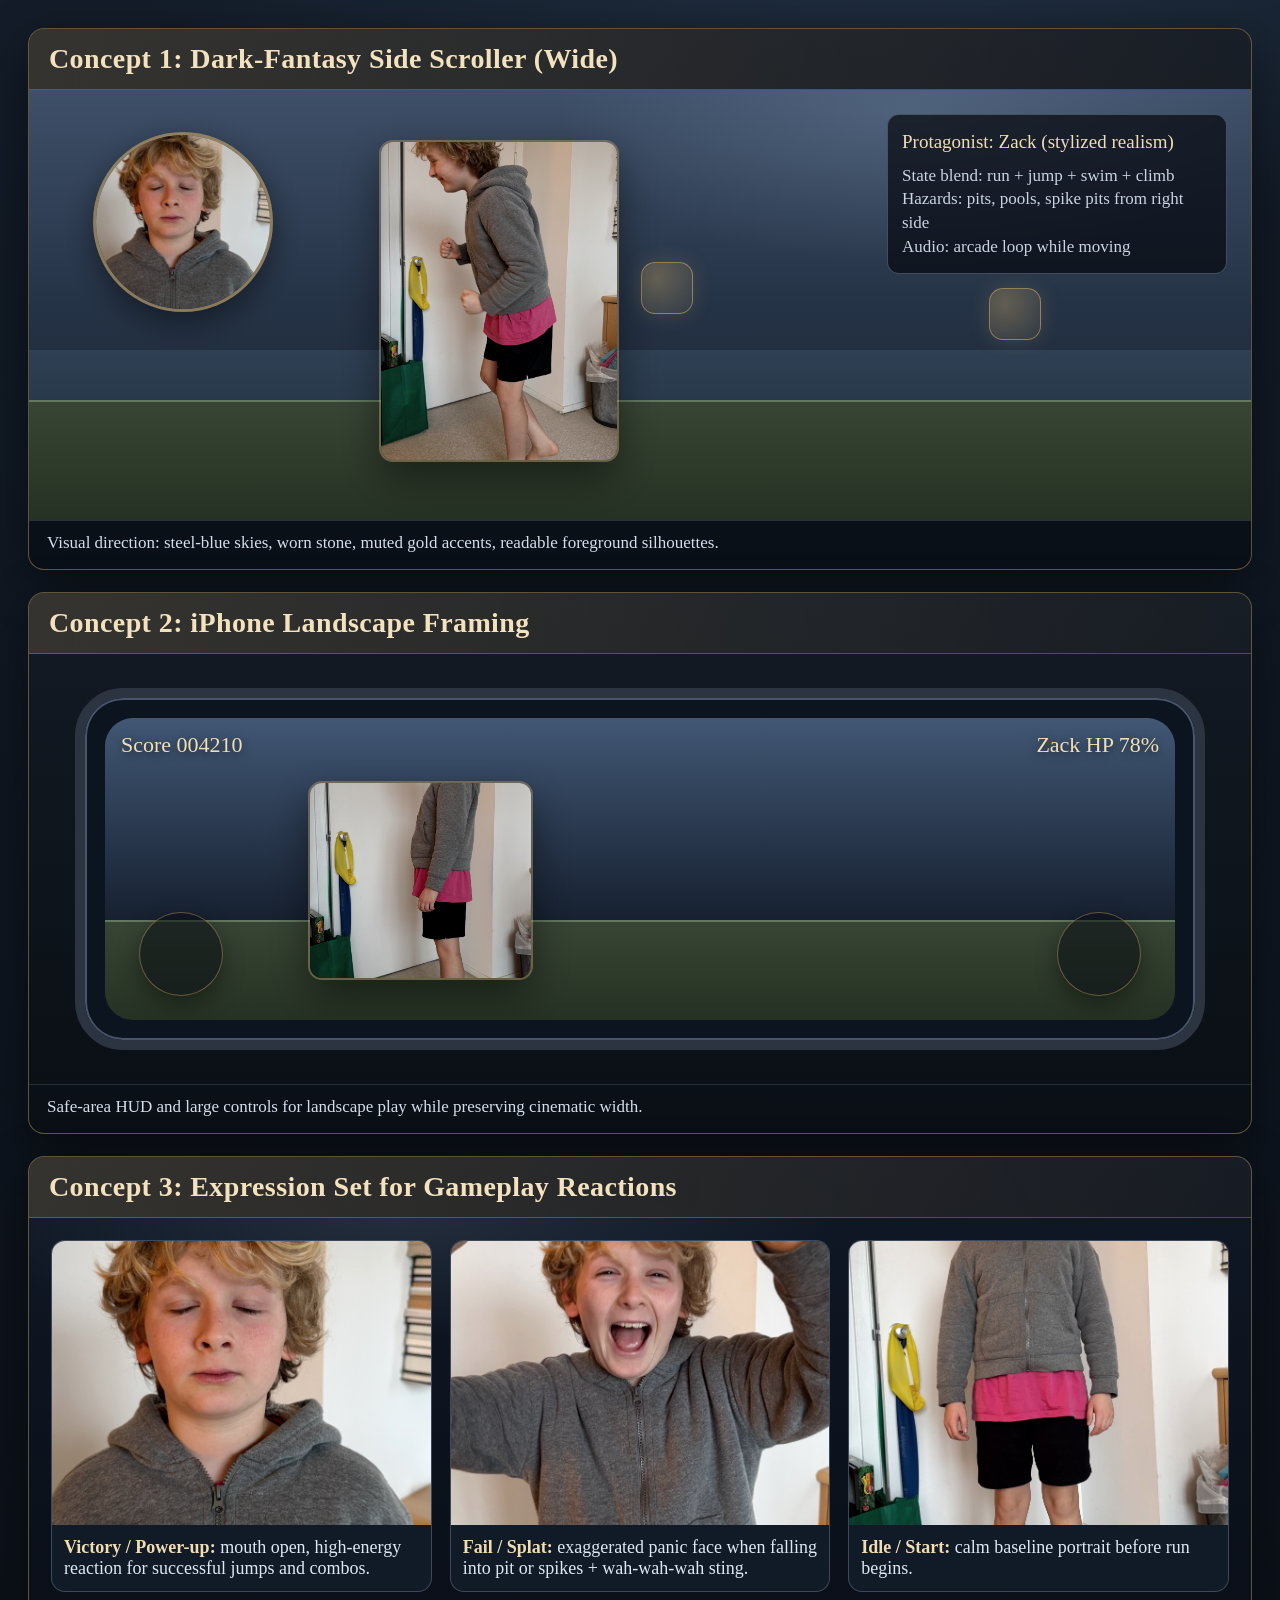
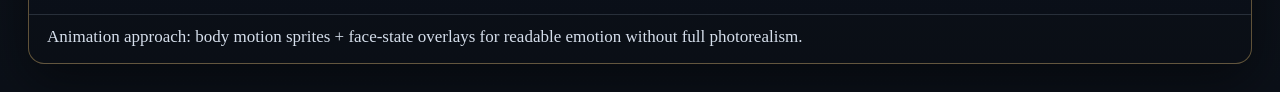
<file: docs/concepts/zack-dark-fantasy-concepts.html>
<!doctype html>
<html lang="en">
<head>
  <meta charset="utf-8" />
  <meta name="viewport" content="width=device-width, initial-scale=1" />
  <title>Zack Dark Fantasy Concepts</title>
  <style>
    :root {
      --bg1: #0b1018;
      --bg2: #131c28;
      --ink: #e8edf5;
      --gold: #c8a463;
      --blood: #b54444;
      --steel: #7f8ea3;
      --fog: rgba(211, 224, 244, 0.11);
    }
    * { box-sizing: border-box; }
    body {
      margin: 0;
      color: var(--ink);
      font-family: Georgia, "Times New Roman", serif;
      background: radial-gradient(1200px 600px at 70% -10%, #243449 0%, transparent 70%),
                  linear-gradient(180deg, var(--bg2), var(--bg1));
      padding: 28px;
    }
    .wrap { max-width: 1400px; margin: 0 auto; display: grid; gap: 22px; }
    .card {
      border: 1px solid rgba(200,164,99,0.45);
      border-radius: 16px;
      overflow: hidden;
      background: linear-gradient(180deg, rgba(17,24,35,.9), rgba(10,15,22,.9));
      box-shadow: 0 16px 50px rgba(0,0,0,.45);
    }
    .card h2 {
      margin: 0;
      padding: 14px 20px;
      letter-spacing: .4px;
      font-size: 28px;
      color: #f3e2bd;
      background: linear-gradient(90deg, rgba(200,164,99,.2), rgba(200,164,99,.04));
      border-bottom: 1px solid rgba(200,164,99,0.35);
    }

    .scene {
      position: relative;
      height: 430px;
      padding: 24px;
      background:
        radial-gradient(500px 220px at 72% 5%, rgba(138,164,191,.25), transparent 70%),
        linear-gradient(180deg, #3e4f68 0%, #253346 50%, #182130 100%);
    }
    .horizon { position:absolute; left:0; right:0; top: 260px; height: 100px; background: linear-gradient(180deg,#324458,#243647); opacity:.8; }
    .ground { position:absolute; left:0; right:0; bottom:0; height: 120px; background: linear-gradient(180deg,#384535,#253122); border-top: 2px solid #62775d; }
    .pit { position:absolute; bottom:0; width:170px; height:120px; background:#0a0d12; }
    .pit.p1 { left: 720px; }
    .pit.p2 { left: 1020px; width: 210px; background:#273f55; }
    .spikes { position:absolute; bottom:0; left:1030px; width:190px; height:65px;
      background: repeating-linear-gradient(90deg, transparent 0 24px, #a2a9b2 24px 36px);
      clip-path: polygon(0 100%, 5% 35%, 12% 100%, 20% 35%, 28% 100%, 36% 35%, 44% 100%, 52% 35%, 60% 100%, 68% 35%, 76% 100%, 84% 35%, 92% 100%, 100% 40%, 100% 100%);
      opacity: .8;
    }
    .rune {
      position: absolute;
      width: 52px;
      height: 52px;
      border-radius: 14px;
      border: 1px solid rgba(200,164,99,.6);
      background: radial-gradient(circle at 30% 30%, rgba(200,164,99,.38), rgba(200,164,99,.08));
      box-shadow: 0 0 20px rgba(200,164,99,.2);
    }
    .r1 { left: 612px; top: 172px; }
    .r2 { left: 960px; top: 198px; }

    .zack-body {
      position: absolute;
      left: 350px;
      bottom: 58px;
      width: 240px;
      height: 322px;
      object-fit: cover;
      border-radius: 14px;
      border: 2px solid rgba(200,164,99,0.48);
      filter: contrast(1.12) saturate(.76) brightness(.84);
      box-shadow: 0 16px 40px rgba(0,0,0,.45);
    }
    .zack-face {
      position:absolute;
      left: 64px;
      top: 42px;
      width: 180px;
      height: 180px;
      border-radius: 50%;
      object-fit: cover;
      border: 3px solid rgba(200,164,99,.72);
      box-shadow: 0 10px 30px rgba(0,0,0,.45);
      filter: contrast(1.05) saturate(.82) brightness(.9);
    }
    .hud {
      position:absolute;
      right: 24px;
      top: 24px;
      width: 340px;
      padding: 14px;
      border-radius: 12px;
      border: 1px solid rgba(127,142,163,.45);
      background: rgba(7, 11, 17, .72);
      backdrop-filter: blur(2px);
      font-size: 18px;
      line-height: 1.4;
    }
    .note {
      margin-top: 0;
      margin-bottom: 8px;
      font-size: 19px;
      color: #f0ddb2;
    }
    .meta {
      margin: 0;
      color: #cad4e3;
      font-size: 17px;
    }
    .footer {
      padding: 12px 18px 16px;
      font-size: 17px;
      color: #d5deeb;
      border-top: 1px solid rgba(127,142,163,.25);
    }

    .phone-frame {
      height: 430px;
      padding: 34px 46px;
      background: linear-gradient(180deg, #121922, #0b1016);
      position: relative;
    }
    .iphone {
      width: 100%;
      height: 100%;
      border-radius: 48px;
      border: 10px solid #2c3441;
      background: #0c141f;
      padding: 20px;
      box-shadow: inset 0 0 0 2px #485469;
      position: relative;
    }
    .screen {
      width: 100%;
      height: 100%;
      border-radius: 28px;
      overflow: hidden;
      position: relative;
      background: linear-gradient(180deg, #415774, #131c2b 72%);
    }
    .screen .ground { height: 100px; }
    .screen .pit { bottom:0; height:100px; left:58%; width: 17%; }
    .screen .zack-body {
      left: 19%;
      width: 21%;
      height: 66%;
      bottom: 40px;
    }
    .screen .hud-row {
      position: absolute; left: 16px; right: 16px; top: 14px; display: flex; justify-content: space-between;
      font-size: 22px;
      color: #f0dfb4;
      text-shadow: 0 2px 8px rgba(0,0,0,.55);
    }
    .touch {
      position:absolute; bottom: 24px; width: 84px; height: 84px; border-radius: 50%;
      border:1px solid rgba(200,164,99,.45); background: rgba(10,14,20,.55);
      box-shadow: 0 8px 22px rgba(0,0,0,.4);
    }
    .touch.left { left: 34px; }
    .touch.right { right: 34px; }

    .expressions {
      padding: 22px;
      display: grid;
      grid-template-columns: repeat(3, minmax(0, 1fr));
      gap: 18px;
      background:
        radial-gradient(600px 160px at 30% 0%, rgba(124,141,168,.19), transparent 75%),
        linear-gradient(180deg, #0f1724, #0a0f18);
    }
    .expr {
      border: 1px solid rgba(127,142,163,.4);
      border-radius: 14px;
      overflow: hidden;
      background: #111a27;
    }
    .expr img {
      width: 100%;
      aspect-ratio: 4 / 3;
      object-fit: cover;
      display:block;
      filter: contrast(1.06) saturate(.8);
    }
    .expr p {
      margin: 0;
      padding: 12px;
      font-size: 18px;
      color: #dfe7f5;
    }
    .tag {
      color: #f0ddb2;
      font-weight: 700;
    }

    @media (max-width: 900px) {
      .expressions { grid-template-columns: 1fr; }
      .scene, .phone-frame { height: 520px; }
      .zack-body { left: 220px; }
    }
  </style>
</head>
<body>
  <div class="wrap">
    <section class="card">
      <h2>Concept 1: Dark-Fantasy Side Scroller (Wide)</h2>
      <div class="scene">
        <div class="horizon"></div>
        <div class="pit p1"></div>
        <div class="pit p2"></div>
        <div class="spikes"></div>
        <div class="rune r1"></div>
        <div class="rune r2"></div>
        <div class="ground"></div>

        <img class="zack-body" src="photos/IMG_4310.jpg" alt="Zack running pose concept" />
        <img class="zack-face" src="photos/IMG_4311.jpg" alt="Zack determined expression" />

        <aside class="hud">
          <p class="note">Protagonist: Zack (stylized realism)</p>
          <p class="meta">State blend: run + jump + swim + climb</p>
          <p class="meta">Hazards: pits, pools, spike pits from right side</p>
          <p class="meta">Audio: arcade loop while moving</p>
        </aside>
      </div>
      <div class="footer">Visual direction: steel-blue skies, worn stone, muted gold accents, readable foreground silhouettes.</div>
    </section>

    <section class="card">
      <h2>Concept 2: iPhone Landscape Framing</h2>
      <div class="phone-frame">
        <div class="iphone">
          <div class="screen">
            <div class="hud-row"><span>Score 004210</span><span>Zack HP 78%</span></div>
            <div class="pit"></div>
            <div class="ground"></div>
            <img class="zack-body" src="photos/IMG_4309.jpg" alt="Zack side profile movement" />
            <div class="touch left"></div>
            <div class="touch right"></div>
          </div>
        </div>
      </div>
      <div class="footer">Safe-area HUD and large controls for landscape play while preserving cinematic width.</div>
    </section>

    <section class="card">
      <h2>Concept 3: Expression Set for Gameplay Reactions</h2>
      <div class="expressions">
        <article class="expr"><img src="photos/IMG_4311.jpg" alt="victory expression" /><p><span class="tag">Victory / Power-up:</span> mouth open, high-energy reaction for successful jumps and combos.</p></article>
        <article class="expr"><img src="photos/IMG_4312.jpg" alt="fail expression" /><p><span class="tag">Fail / Splat:</span> exaggerated panic face when falling into pit or spikes + wah-wah-wah sting.</p></article>
        <article class="expr"><img src="photos/IMG_4308.jpg" alt="neutral standing" /><p><span class="tag">Idle / Start:</span> calm baseline portrait before run begins.</p></article>
      </div>
      <div class="footer">Animation approach: body motion sprites + face-state overlays for readable emotion without full photorealism.</div>
    </section>
  </div>
</body>
</html>
</file>
